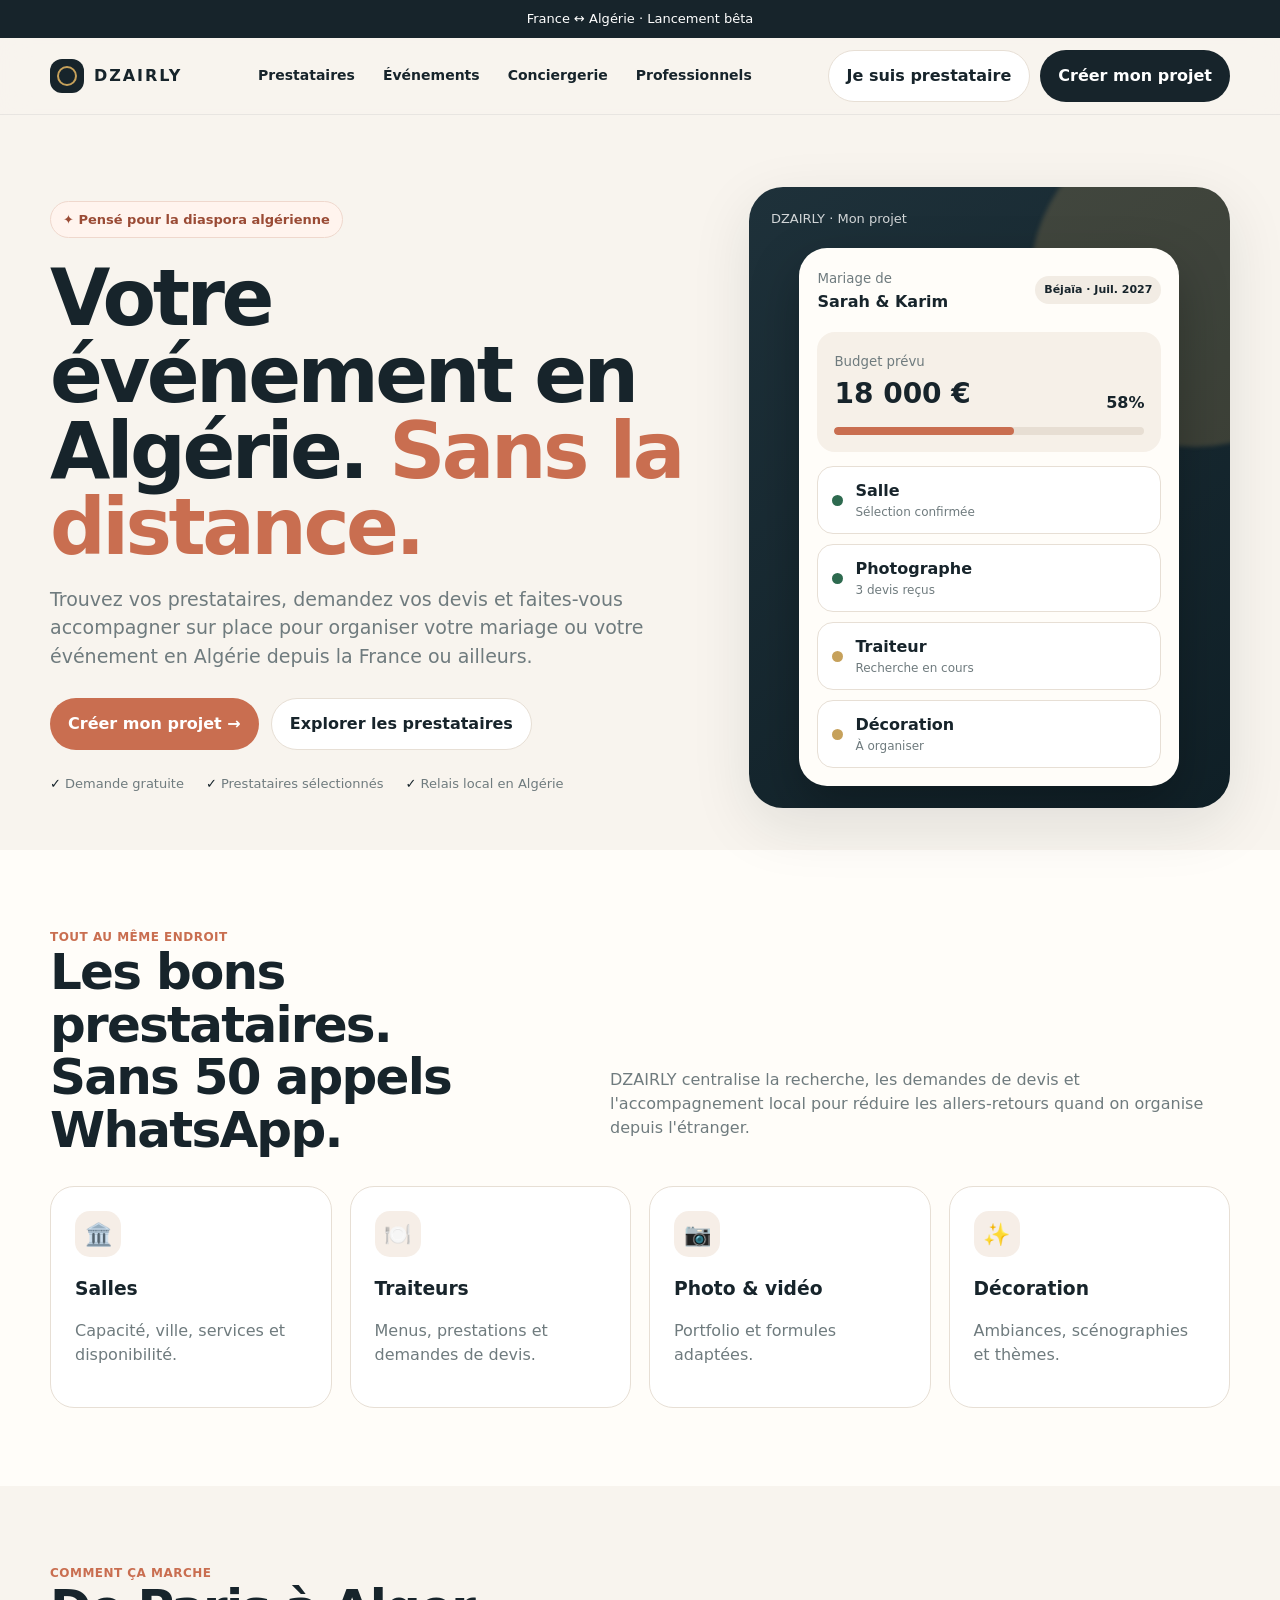
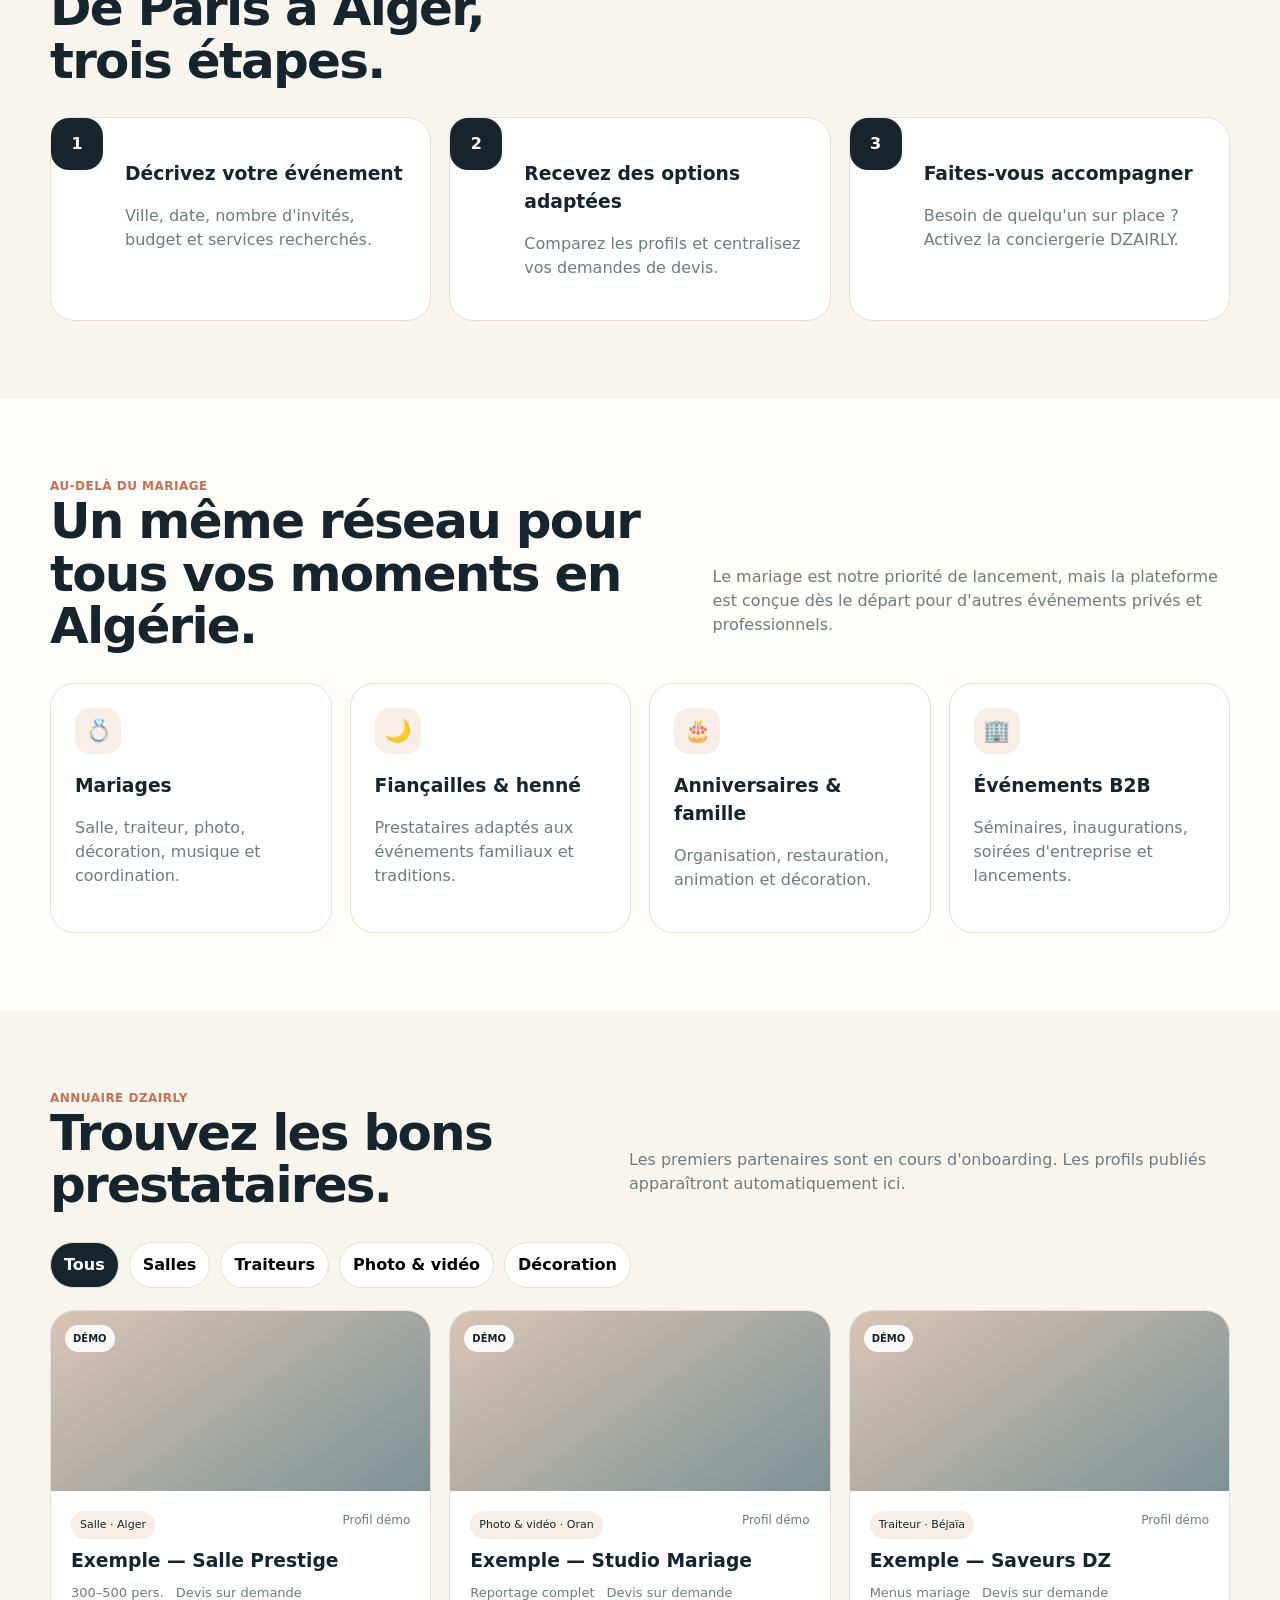
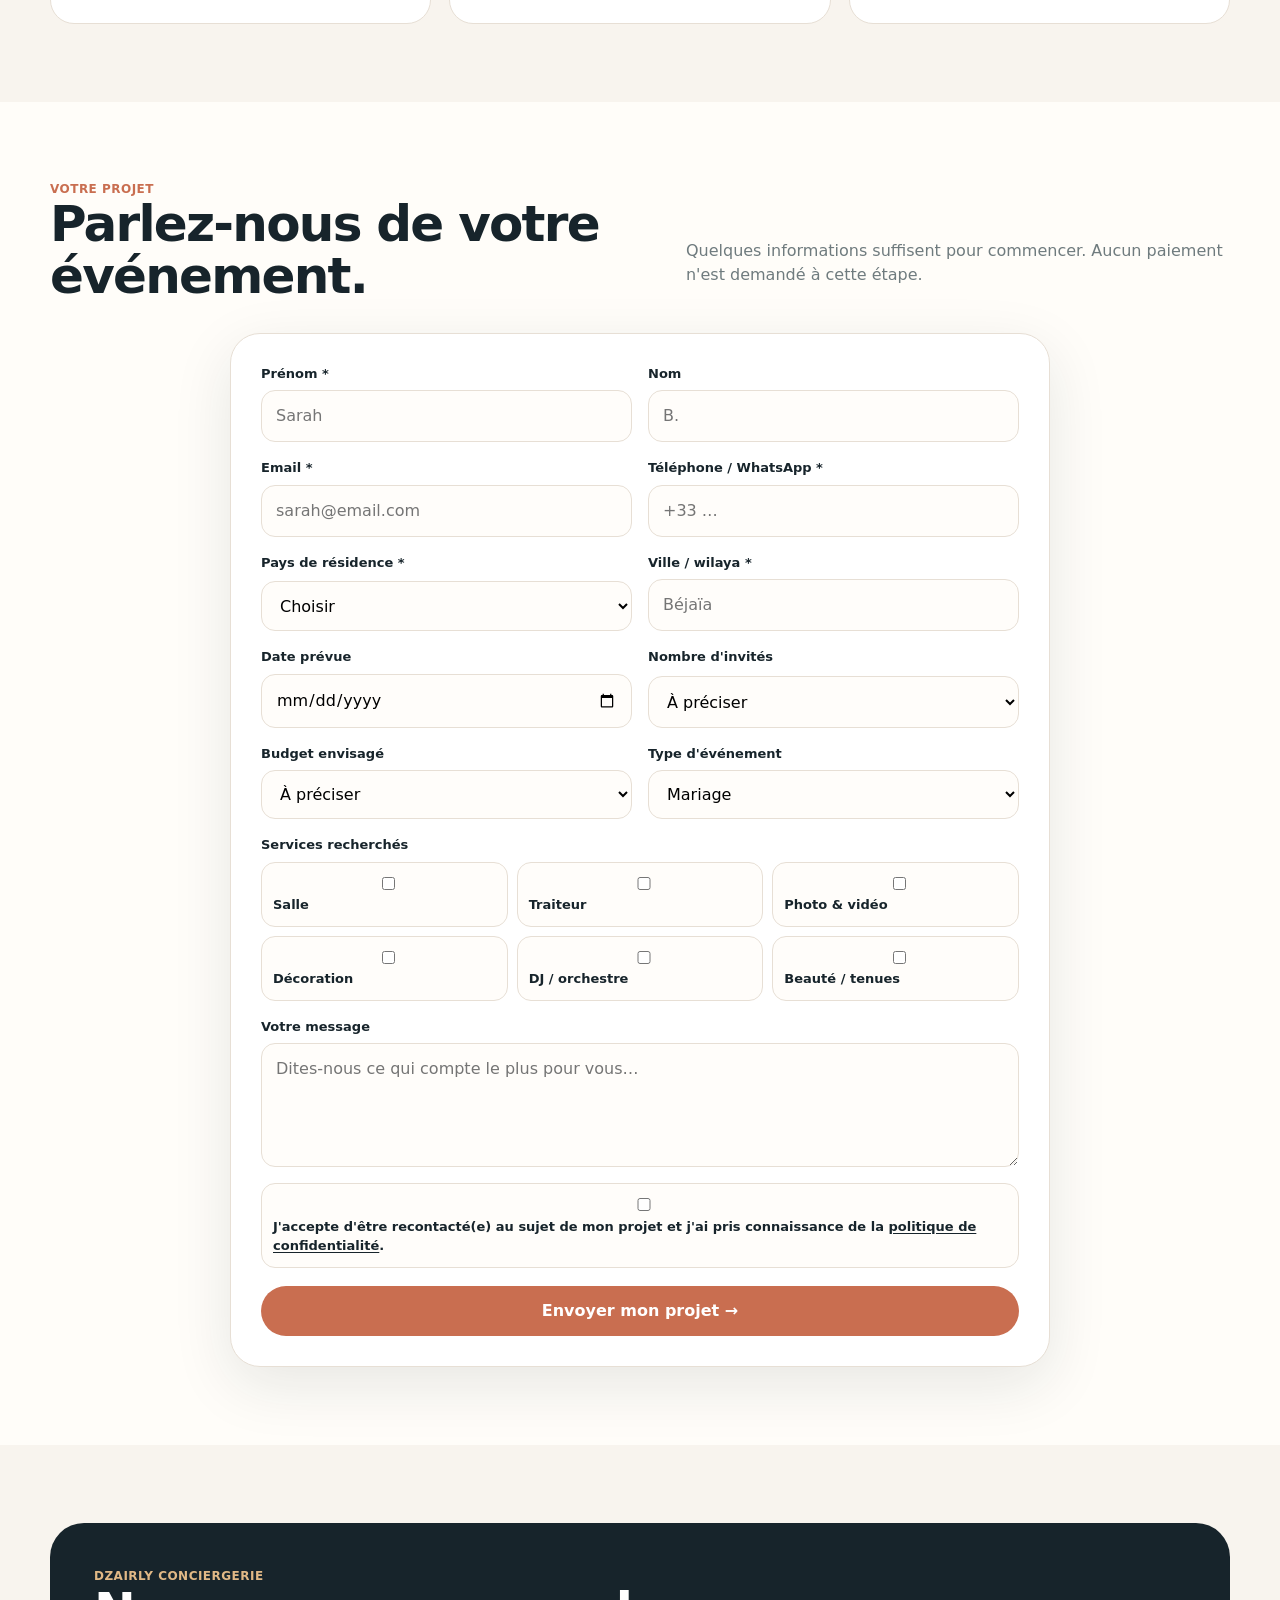
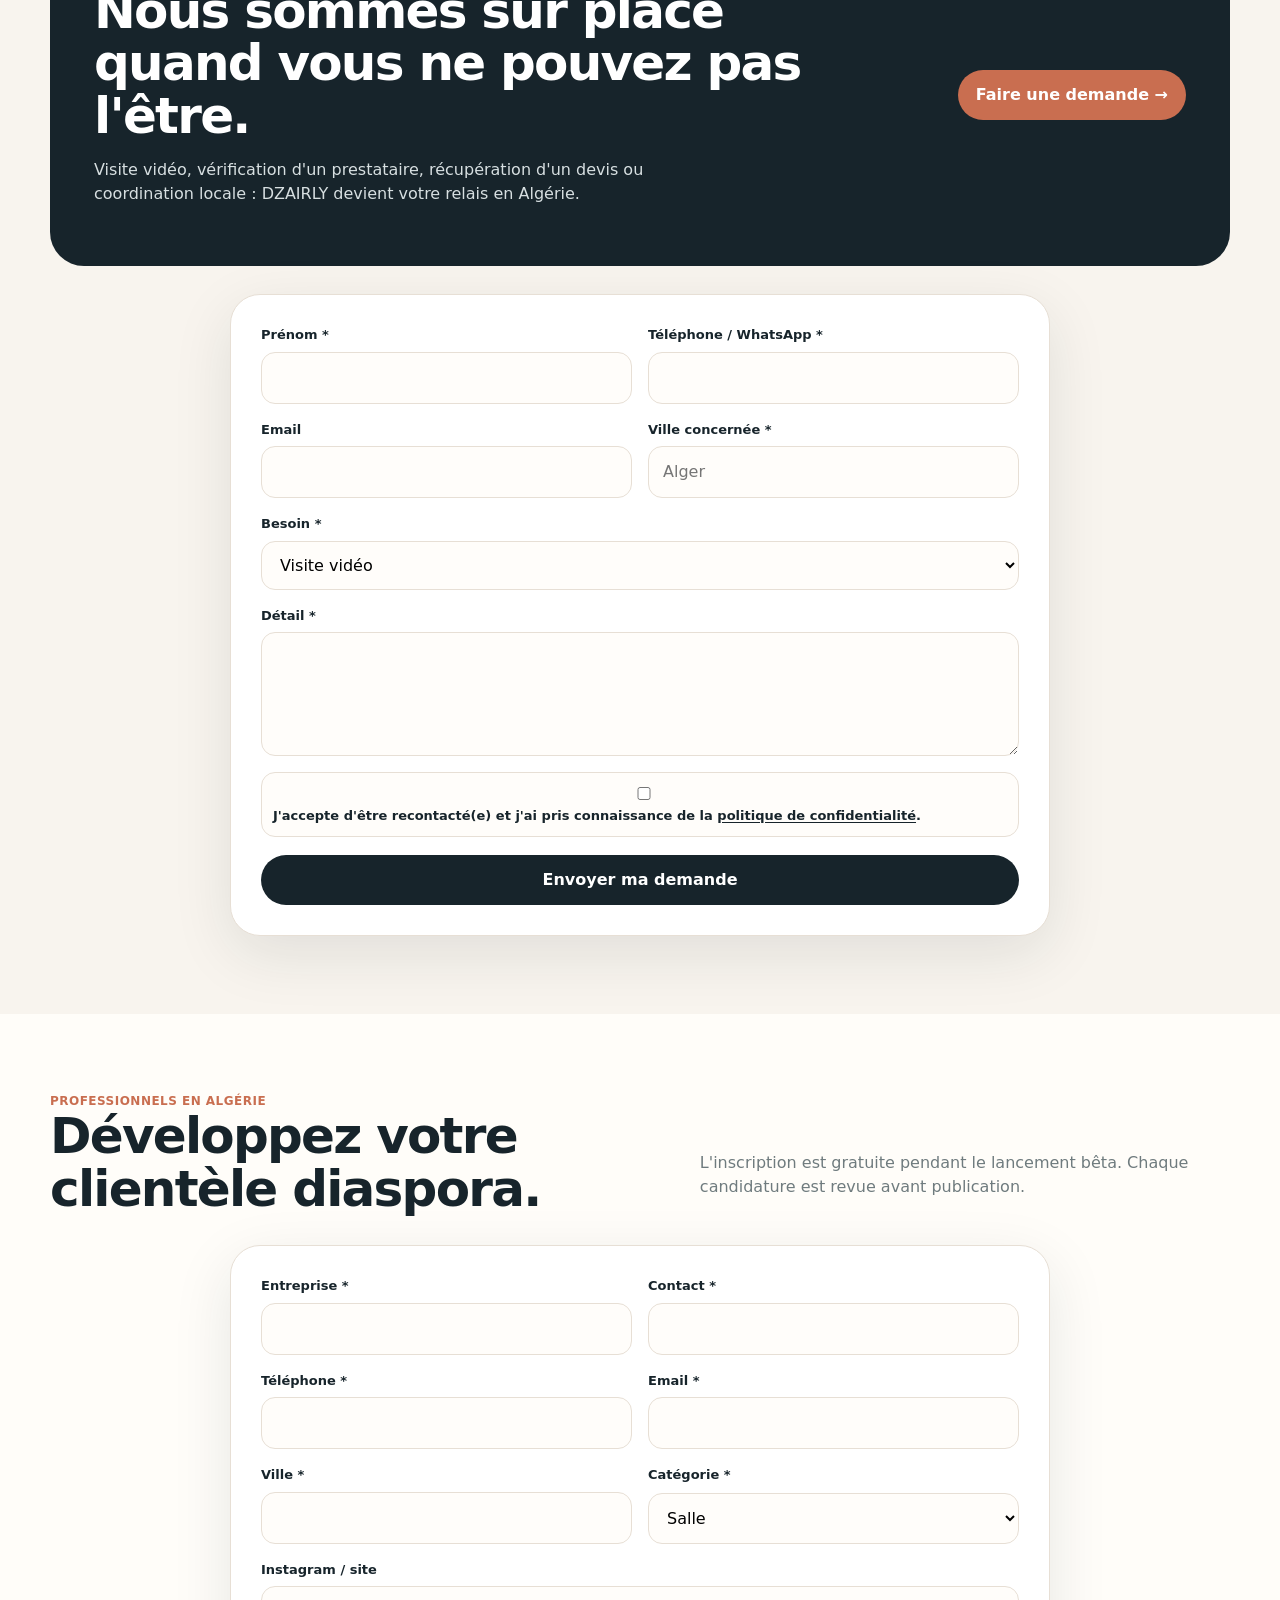
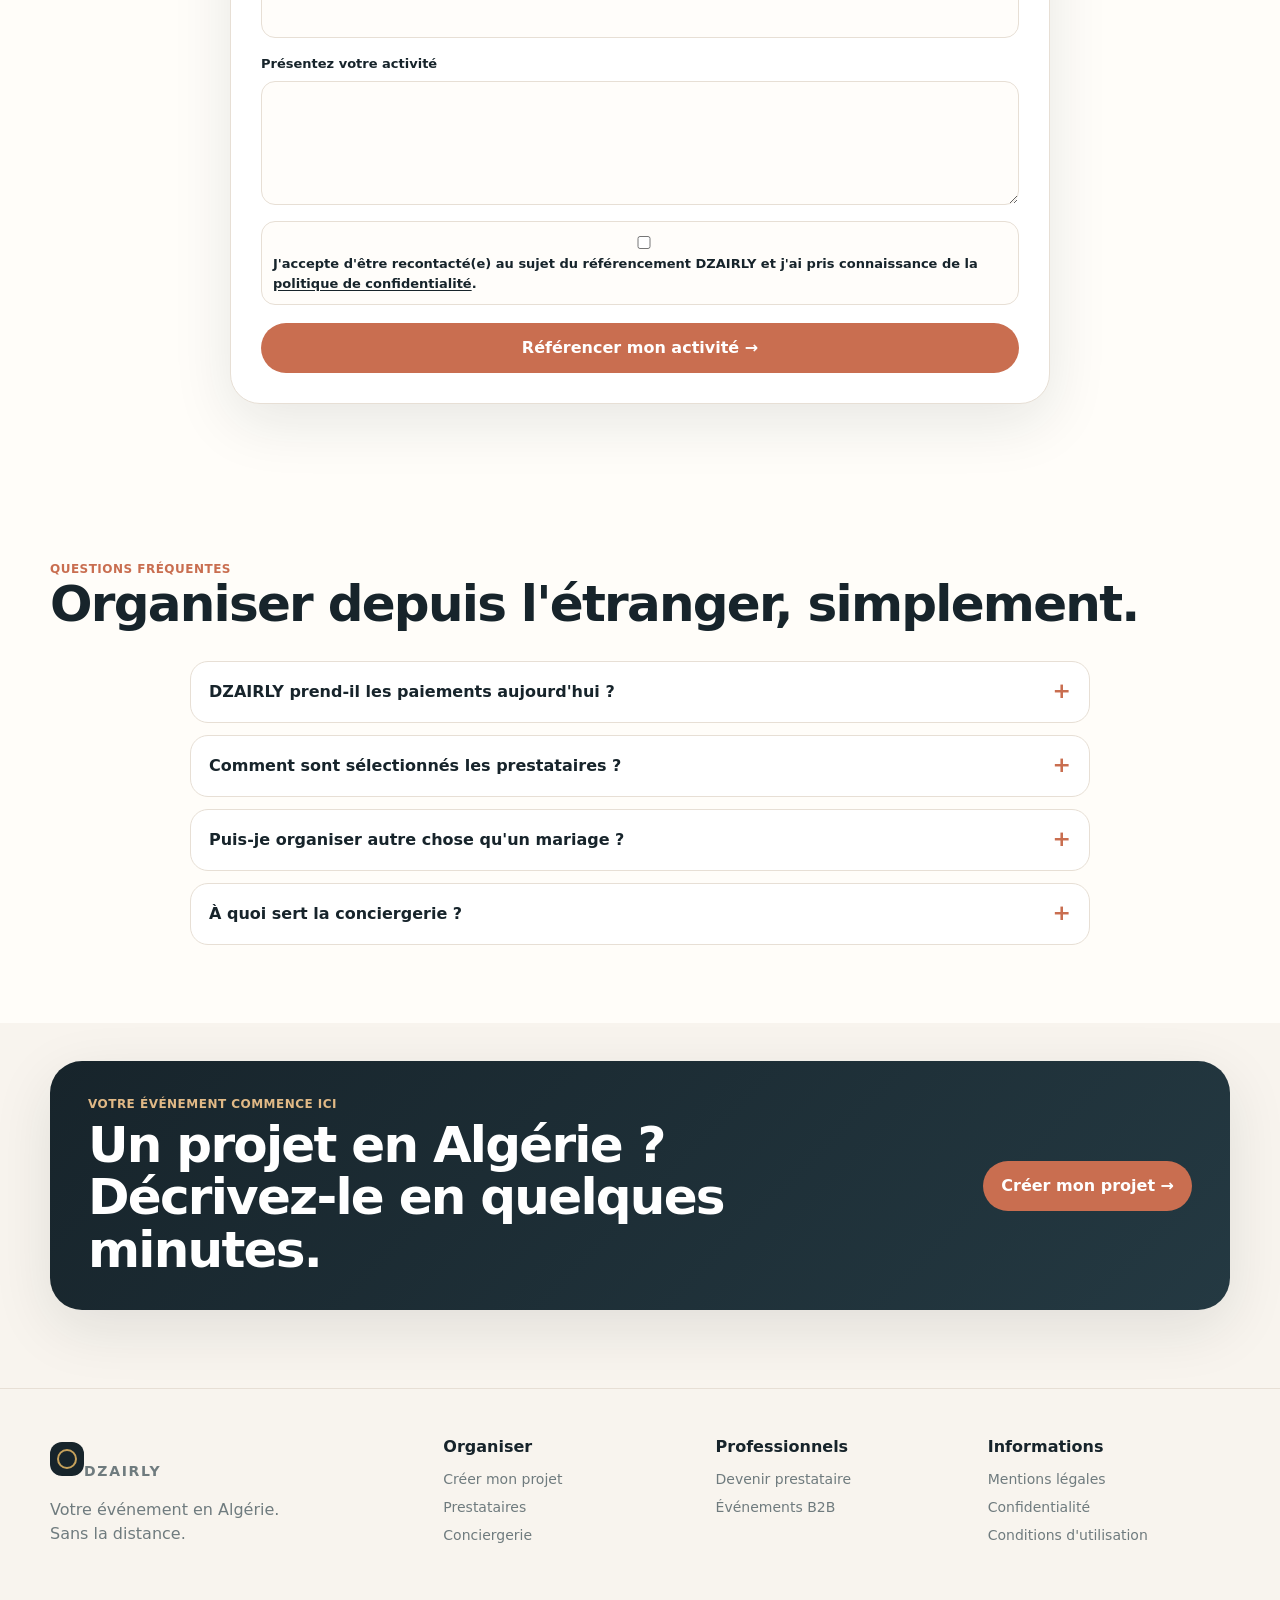
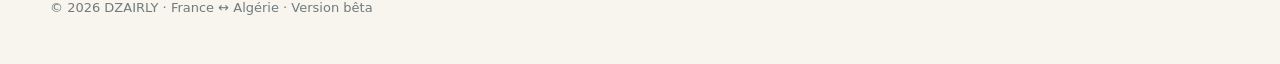
<file: index.html>
<!doctype html>
<html lang="fr">
<head>
  <meta charset="utf-8">
  <meta name="viewport" content="width=device-width,initial-scale=1,viewport-fit=cover">
  <title>DZAIRLY — Organisez votre mariage et vos événements en Algérie à distance</title>
  <meta name="description" content="DZAIRLY aide la diaspora à organiser mariages et événements en Algérie à distance : prestataires, devis, conciergerie locale et accompagnement sur place.">
  <meta name="theme-color" content="#17242b">
  <meta name="robots" content="index,follow,max-image-preview:large">
  <link rel="canonical" href="https://dzairly.vercel.app/">

  <meta property="og:type" content="website">
  <meta property="og:locale" content="fr_FR">
  <meta property="og:site_name" content="DZAIRLY">
  <meta property="og:title" content="DZAIRLY — Votre événement en Algérie. Sans la distance.">
  <meta property="og:description" content="Prestataires, devis et conciergerie locale pour organiser votre événement en Algérie depuis l'étranger.">
  <meta property="og:url" content="https://dzairly.vercel.app/">
  <meta name="twitter:card" content="summary">
  <meta name="twitter:title" content="DZAIRLY — Votre événement en Algérie. Sans la distance.">
  <meta name="twitter:description" content="Organisez votre mariage ou événement en Algérie depuis l'étranger.">

  <link rel="stylesheet" href="/styles.css">
  <link rel="icon" href="/favicon.svg" type="image/svg+xml">

  <script type="application/ld+json">
  {
    "@context": "https://schema.org",
    "@type": "Organization",
    "name": "DZAIRLY",
    "url": "https://dzairly.vercel.app/",
    "description": "Plateforme de mise en relation et de conciergerie pour organiser des événements en Algérie depuis l'étranger."
  }
  </script>
</head>
<body id="home">
  <div class="topbar">France ↔ Algérie · Lancement bêta</div>

  <nav class="nav" aria-label="Navigation principale">
    <div class="container nav-inner">
      <a class="brand" href="#home" aria-label="Accueil DZAIRLY"><span class="mark"></span>DZAIRLY</a>

      <div class="nav-links">
        <a href="#prestataires">Prestataires</a>
        <a href="#evenements">Événements</a>
        <a href="#conciergerie">Conciergerie</a>
        <a href="#pro">Professionnels</a>
      </div>

      <div class="nav-actions">
        <a class="btn btn-secondary track-cta" data-cta="nav_vendor" href="#pro">Je suis prestataire</a>
        <a class="btn btn-primary track-cta" data-cta="nav_project" href="#organiser">Créer mon projet</a>
      </div>
    </div>
  </nav>

  <main>
    <section class="hero">
      <div class="container hero-grid">
        <div>
          <div class="eyebrow">✦ Pensé pour la diaspora algérienne</div>
          <h1>Votre événement en Algérie. <span>Sans la distance.</span></h1>
          <p class="lead">Trouvez vos prestataires, demandez vos devis et faites-vous accompagner sur place pour organiser votre mariage ou votre événement en Algérie depuis la France ou ailleurs.</p>

          <div class="hero-cta">
            <a class="btn btn-terracotta track-cta" data-cta="hero_project" href="#organiser">Créer mon projet →</a>
            <a class="btn btn-secondary track-cta" data-cta="hero_vendors" href="#prestataires">Explorer les prestataires</a>
          </div>

          <div class="trust">
            <span><b>✓</b> Demande gratuite</span>
            <span><b>✓</b> Prestataires sélectionnés</span>
            <span><b>✓</b> Relais local en Algérie</span>
          </div>
        </div>

        <div class="hero-card" aria-label="Aperçu d'un projet DZAIRLY">
          <div style="font-size:13px;opacity:.8">DZAIRLY · Mon projet</div>
          <div class="phone">
            <div class="phone-head">
              <div><small class="muted">Mariage de</small><br><b>Sarah & Karim</b></div>
              <span class="mini-badge">Béjaïa · Juil. 2027</span>
            </div>

            <div class="budget">
              <div class="budget-row">
                <div><small class="muted">Budget prévu</small><div style="font-size:28px;font-weight:900">18 000 €</div></div>
                <b>58%</b>
              </div>
              <div class="progress"><span></span></div>
            </div>

            <div class="task-list">
              <div class="task"><span class="dot ok"></span><div><b>Salle</b><div class="small muted">Sélection confirmée</div></div></div>
              <div class="task"><span class="dot ok"></span><div><b>Photographe</b><div class="small muted">3 devis reçus</div></div></div>
              <div class="task"><span class="dot"></span><div><b>Traiteur</b><div class="small muted">Recherche en cours</div></div></div>
              <div class="task"><span class="dot"></span><div><b>Décoration</b><div class="small muted">À organiser</div></div></div>
            </div>
          </div>
        </div>
      </div>
    </section>

    <section class="section white">
      <div class="container">
        <div class="section-head">
          <div>
            <div class="kicker">Tout au même endroit</div>
            <h2>Les bons prestataires.<br>Sans 50 appels WhatsApp.</h2>
          </div>
          <p class="section-sub">DZAIRLY centralise la recherche, les demandes de devis et l'accompagnement local pour réduire les allers-retours quand on organise depuis l'étranger.</p>
        </div>

        <div class="grid grid-4">
          <a class="card icon-card track-cta" data-cta="category_venue" href="#prestataires"><div class="icon">🏛️</div><div><h3>Salles</h3><p class="muted">Capacité, ville, services et disponibilité.</p></div></a>
          <a class="card icon-card track-cta" data-cta="category_catering" href="#prestataires"><div class="icon">🍽️</div><div><h3>Traiteurs</h3><p class="muted">Menus, prestations et demandes de devis.</p></div></a>
          <a class="card icon-card track-cta" data-cta="category_photo" href="#prestataires"><div class="icon">📷</div><div><h3>Photo & vidéo</h3><p class="muted">Portfolio et formules adaptées.</p></div></a>
          <a class="card icon-card track-cta" data-cta="category_decor" href="#prestataires"><div class="icon">✨</div><div><h3>Décoration</h3><p class="muted">Ambiances, scénographies et thèmes.</p></div></a>
        </div>
      </div>
    </section>

    <section class="section">
      <div class="container">
        <div class="section-head">
          <div>
            <div class="kicker">Comment ça marche</div>
            <h2>De Paris à Alger,<br>trois étapes.</h2>
          </div>
        </div>

        <div class="grid grid-3 steps">
          <div class="card step"><h3>Décrivez votre événement</h3><p class="muted">Ville, date, nombre d'invités, budget et services recherchés.</p></div>
          <div class="card step"><h3>Recevez des options adaptées</h3><p class="muted">Comparez les profils et centralisez vos demandes de devis.</p></div>
          <div class="card step"><h3>Faites-vous accompagner</h3><p class="muted">Besoin de quelqu'un sur place ? Activez la conciergerie DZAIRLY.</p></div>
        </div>
      </div>
    </section>

    <section id="evenements" class="section white" style="scroll-margin-top:90px">
      <div class="container">
        <div class="section-head">
          <div>
            <div class="kicker">Au-delà du mariage</div>
            <h2>Un même réseau pour tous vos moments en Algérie.</h2>
          </div>
          <p class="section-sub">Le mariage est notre priorité de lancement, mais la plateforme est conçue dès le départ pour d'autres événements privés et professionnels.</p>
        </div>

        <div class="grid grid-4">
          <div class="card compact-card"><div class="icon">💍</div><h3>Mariages</h3><p class="muted">Salle, traiteur, photo, décoration, musique et coordination.</p></div>
          <div class="card compact-card"><div class="icon">🌙</div><h3>Fiançailles & henné</h3><p class="muted">Prestataires adaptés aux événements familiaux et traditions.</p></div>
          <div class="card compact-card"><div class="icon">🎂</div><h3>Anniversaires & famille</h3><p class="muted">Organisation, restauration, animation et décoration.</p></div>
          <div class="card compact-card"><div class="icon">🏢</div><h3>Événements B2B</h3><p class="muted">Séminaires, inaugurations, soirées d'entreprise et lancements.</p></div>
        </div>
      </div>
    </section>

    <section id="prestataires" class="section" style="scroll-margin-top:90px">
      <div class="container">
        <div class="section-head">
          <div>
            <div class="kicker">Annuaire DZAIRLY</div>
            <h2>Trouvez les bons prestataires.</h2>
          </div>
          <p class="section-sub">Les premiers partenaires sont en cours d'onboarding. Les profils publiés apparaîtront automatiquement ici.</p>
        </div>

        <div class="filters" aria-label="Filtres prestataires">
          <button class="pill active" data-filter="all">Tous</button>
          <button class="pill" data-filter="salle">Salles</button>
          <button class="pill" data-filter="traiteur">Traiteurs</button>
          <button class="pill" data-filter="photo">Photo & vidéo</button>
          <button class="pill" data-filter="deco">Décoration</button>
        </div>

        <div class="vendor-grid">
          <article class="vendor-card" data-category="salle"><div class="vendor-visual"></div><div class="vendor-body"><div class="vendor-top"><span class="tag">Salle · Alger</span><span class="small muted">Profil démo</span></div><h3>Exemple — Salle Prestige</h3><div class="vendor-meta"><span>300–500 pers.</span><span>Devis sur demande</span></div></div></article>
          <article class="vendor-card" data-category="photo"><div class="vendor-visual"></div><div class="vendor-body"><div class="vendor-top"><span class="tag">Photo & vidéo · Oran</span><span class="small muted">Profil démo</span></div><h3>Exemple — Studio Mariage</h3><div class="vendor-meta"><span>Reportage complet</span><span>Devis sur demande</span></div></div></article>
          <article class="vendor-card" data-category="traiteur"><div class="vendor-visual"></div><div class="vendor-body"><div class="vendor-top"><span class="tag">Traiteur · Béjaïa</span><span class="small muted">Profil démo</span></div><h3>Exemple — Saveurs DZ</h3><div class="vendor-meta"><span>Menus mariage</span><span>Devis sur demande</span></div></div></article>
        </div>
      </div>
    </section>

    <section id="organiser" class="section white" style="scroll-margin-top:90px">
      <div class="container">
        <div class="section-head">
          <div>
            <div class="kicker">Votre projet</div>
            <h2>Parlez-nous de votre événement.</h2>
          </div>
          <p class="section-sub">Quelques informations suffisent pour commencer. Aucun paiement n'est demandé à cette étape.</p>
        </div>

        <form id="eventForm" class="form-shell">
          <div class="form-grid">
            <div class="field"><label>Prénom *</label><input name="first_name" required autocomplete="given-name" placeholder="Sarah"></div>
            <div class="field"><label>Nom</label><input name="last_name" autocomplete="family-name" placeholder="B."></div>
            <div class="field"><label>Email *</label><input type="email" name="email" required autocomplete="email" placeholder="sarah@email.com"></div>
            <div class="field"><label>Téléphone / WhatsApp *</label><input name="phone" required autocomplete="tel" placeholder="+33 …"></div>

            <div class="field"><label>Pays de résidence *</label><select name="residence_country" required><option value="">Choisir</option><option>France</option><option>Belgique</option><option>Suisse</option><option>Canada</option><option>Royaume-Uni</option><option>Algérie</option><option>Autre</option></select></div>
            <div class="field"><label>Ville / wilaya *</label><input name="event_city" required placeholder="Béjaïa"></div>

            <div class="field"><label>Date prévue</label><input type="date" name="event_date"></div>
            <div class="field"><label>Nombre d'invités</label><select name="guest_count"><option value="">À préciser</option><option>Moins de 100</option><option>100–200</option><option>200–300</option><option>300–500</option><option>500+</option></select></div>

            <div class="field"><label>Budget envisagé</label><select name="budget_range"><option value="">À préciser</option><option>Moins de 5 000 €</option><option>5 000–10 000 €</option><option>10 000–20 000 €</option><option>20 000–35 000 €</option><option>35 000 € et +</option></select></div>
            <div class="field"><label>Type d'événement</label><select name="event_type"><option>Mariage</option><option>Fiançailles</option><option>Henné</option><option>Anniversaire</option><option>Événement familial</option><option>Événement professionnel</option></select></div>

            <div class="field full">
              <label>Services recherchés</label>
              <div class="check-grid">
                <label class="check"><input type="checkbox" name="services" value="Salle"> Salle</label>
                <label class="check"><input type="checkbox" name="services" value="Traiteur"> Traiteur</label>
                <label class="check"><input type="checkbox" name="services" value="PhotoVideo"> Photo & vidéo</label>
                <label class="check"><input type="checkbox" name="services" value="Decoration"> Décoration</label>
                <label class="check"><input type="checkbox" name="services" value="DJ"> DJ / orchestre</label>
                <label class="check"><input type="checkbox" name="services" value="Beaute"> Beauté / tenues</label>
              </div>
            </div>

            <div class="field full"><label>Votre message</label><textarea name="message" rows="4" placeholder="Dites-nous ce qui compte le plus pour vous…"></textarea></div>

            <div class="field full">
              <label class="check"><input type="checkbox" name="consent" value="true" required> J'accepte d'être recontacté(e) au sujet de mon projet et j'ai pris connaissance de la <a href="/confidentialite.html">politique de confidentialité</a>.</label>
            </div>
          </div>

          <button class="btn btn-terracotta" type="submit" style="width:100%;margin-top:18px">Envoyer mon projet →</button>
          <div class="success" role="status" aria-live="polite"></div>
        </form>
      </div>
    </section>

    <section id="conciergerie" class="section" style="scroll-margin-top:90px">
      <div class="container">
        <div class="banner">
          <div>
            <div class="kicker" style="color:#e1b986">DZAIRLY Conciergerie</div>
            <h2>Nous sommes sur place<br>quand vous ne pouvez pas l'être.</h2>
            <p>Visite vidéo, vérification d'un prestataire, récupération d'un devis ou coordination locale : DZAIRLY devient votre relais en Algérie.</p>
          </div>
          <a class="btn btn-terracotta track-cta" data-cta="concierge_banner" href="#conciergeForm">Faire une demande →</a>
        </div>

        <div style="height:28px"></div>

        <form id="conciergeForm" class="form-shell">
          <div class="form-grid">
            <div class="field"><label>Prénom *</label><input name="first_name" required autocomplete="given-name"></div>
            <div class="field"><label>Téléphone / WhatsApp *</label><input name="phone" required autocomplete="tel"></div>
            <div class="field"><label>Email</label><input type="email" name="email" autocomplete="email"></div>
            <div class="field"><label>Ville concernée *</label><input name="city" required placeholder="Alger"></div>
            <div class="field full"><label>Besoin *</label><select name="request_type" required><option>Visite vidéo</option><option>Vérification d'un prestataire</option><option>Récupération d'un devis</option><option>Coordination locale</option><option>Autre</option></select></div>
            <div class="field full"><label>Détail *</label><textarea name="message" rows="4" required></textarea></div>
            <div class="field full"><label class="check"><input type="checkbox" name="consent" value="true" required> J'accepte d'être recontacté(e) et j'ai pris connaissance de la <a href="/confidentialite.html">politique de confidentialité</a>.</label></div>
          </div>

          <button class="btn btn-primary" type="submit" style="width:100%;margin-top:18px">Envoyer ma demande</button>
          <div class="success" role="status" aria-live="polite"></div>
        </form>
      </div>
    </section>

    <section id="pro" class="section white" style="scroll-margin-top:90px">
      <div class="container">
        <div class="section-head">
          <div>
            <div class="kicker">Professionnels en Algérie</div>
            <h2>Développez votre clientèle diaspora.</h2>
          </div>
          <p class="section-sub">L'inscription est gratuite pendant le lancement bêta. Chaque candidature est revue avant publication.</p>
        </div>

        <form id="vendorForm" class="form-shell">
          <div class="form-grid">
            <div class="field"><label>Entreprise *</label><input name="business_name" required autocomplete="organization"></div>
            <div class="field"><label>Contact *</label><input name="contact_name" required autocomplete="name"></div>
            <div class="field"><label>Téléphone *</label><input name="phone" required autocomplete="tel"></div>
            <div class="field"><label>Email *</label><input type="email" name="email" required autocomplete="email"></div>
            <div class="field"><label>Ville *</label><input name="city" required></div>
            <div class="field"><label>Catégorie *</label><select name="category" required><option>Salle</option><option>Traiteur</option><option>Photo & vidéo</option><option>Décoration</option><option>DJ / orchestre</option><option>Beauté / tenues</option><option>Transport</option><option>Hébergement</option><option>Autre</option></select></div>
            <div class="field full"><label>Instagram / site</label><input name="website" inputmode="url"></div>
            <div class="field full"><label>Présentez votre activité</label><textarea name="description" rows="4"></textarea></div>
            <div class="field full"><label class="check"><input type="checkbox" name="consent" value="true" required> J'accepte d'être recontacté(e) au sujet du référencement DZAIRLY et j'ai pris connaissance de la <a href="/confidentialite.html">politique de confidentialité</a>.</label></div>
          </div>

          <button class="btn btn-terracotta" type="submit" style="width:100%;margin-top:18px">Référencer mon activité →</button>
          <div class="success" role="status" aria-live="polite"></div>
        </form>
      </div>
    </section>

    <section class="section faq-section">
      <div class="container">
        <div class="section-head">
          <div>
            <div class="kicker">Questions fréquentes</div>
            <h2>Organiser depuis l'étranger, simplement.</h2>
          </div>
        </div>

        <div class="faq-list">
          <details>
            <summary>DZAIRLY prend-il les paiements aujourd'hui ?</summary>
            <p>Non. Pendant la bêta, DZAIRLY facilite la mise en relation, les demandes de devis et l'accompagnement. Aucun paiement n'est encaissé par la plateforme.</p>
          </details>
          <details>
            <summary>Comment sont sélectionnés les prestataires ?</summary>
            <p>Les candidatures sont revues avant publication. Le badge « Vérifié » n'est affiché que lorsqu'une vérification complémentaire a été effectuée.</p>
          </details>
          <details>
            <summary>Puis-je organiser autre chose qu'un mariage ?</summary>
            <p>Oui. Le formulaire permet déjà les fiançailles, hennés, anniversaires, événements familiaux et événements professionnels.</p>
          </details>
          <details>
            <summary>À quoi sert la conciergerie ?</summary>
            <p>Elle est destinée aux besoins qui nécessitent une présence locale : visite vidéo, vérification, récupération d'un devis ou coordination sur place.</p>
          </details>
        </div>
      </div>
    </section>

    <section class="section launch-cta">
      <div class="container">
        <div class="launch-card">
          <div>
            <div class="kicker">Votre événement commence ici</div>
            <h2>Un projet en Algérie ? Décrivez-le en quelques minutes.</h2>
          </div>
          <a class="btn btn-terracotta track-cta" data-cta="bottom_project" href="#organiser">Créer mon projet →</a>
        </div>
      </div>
    </section>
  </main>

  <div class="mobile-cta">
    <a class="btn btn-terracotta track-cta" data-cta="mobile_project" href="#organiser">Créer mon projet</a>
  </div>

  <footer class="footer">
    <div class="container">
      <div class="footer-grid">
        <div>
          <a class="brand" href="#home"><span class="mark"></span>DZAIRLY</a>
          <p class="muted">Votre événement en Algérie.<br>Sans la distance.</p>
        </div>

        <div>
          <h4>Organiser</h4>
          <a href="#organiser">Créer mon projet</a>
          <a href="#prestataires">Prestataires</a>
          <a href="#conciergerie">Conciergerie</a>
        </div>

        <div>
          <h4>Professionnels</h4>
          <a href="#pro">Devenir prestataire</a>
          <a href="#evenements">Événements B2B</a>
        </div>

        <div>
          <h4>Informations</h4>
          <a href="/mentions-legales.html">Mentions légales</a>
          <a href="/confidentialite.html">Confidentialité</a>
          <a href="/cgu.html">Conditions d'utilisation</a>
        </div>
      </div>

      <div class="copyright">© 2026 DZAIRLY · France ↔ Algérie · Version bêta</div>
    </div>
  </footer>

  <script src="/config.js"></script>
  <script src="/app.js"></script>
</body>
</html>
</file>
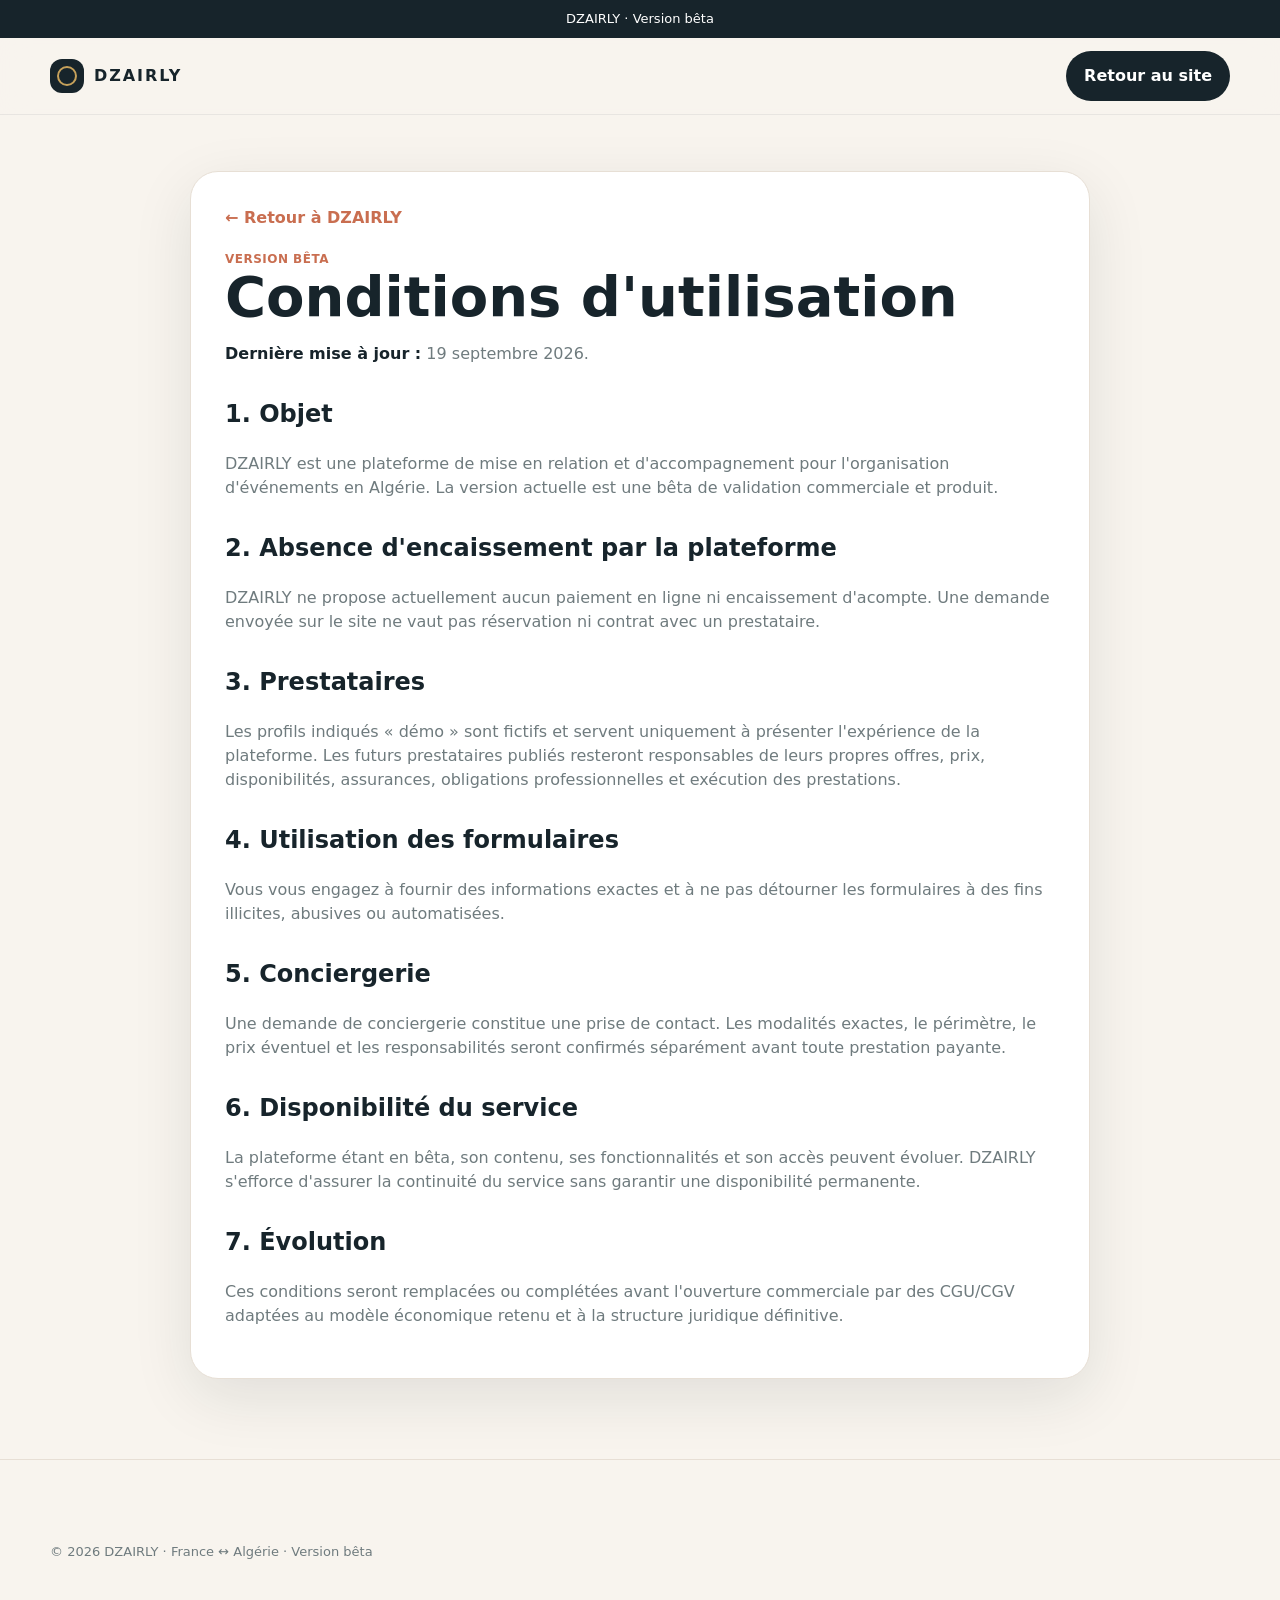
<file: cgu.html>
<!doctype html>
<html lang="fr">
<head>
  <meta charset="utf-8">
  <meta name="viewport" content="width=device-width,initial-scale=1,viewport-fit=cover">
  <title>Conditions d'utilisation — DZAIRLY</title>
  <meta name="description" content="Conditions d'utilisation provisoires de la plateforme DZAIRLY.">
  <meta name="robots" content="index,follow">
  <meta name="theme-color" content="#17242b">
  <link rel="stylesheet" href="/styles.css">
  <link rel="icon" href="/favicon.svg" type="image/svg+xml">
</head>
<body>
  <div class="topbar">DZAIRLY · Version bêta</div>
  <nav class="nav"><div class="container nav-inner"><a class="brand" href="/"><span class="mark"></span>DZAIRLY</a><div class="nav-actions"><a class="btn btn-primary" href="/">Retour au site</a></div></div></nav>
<main class="legal-page"><div class="container"><article class="legal-shell">
  <a class="legal-back" href="/">← Retour à DZAIRLY</a>
  <div class="kicker">Version bêta</div>
  <h1>Conditions d'utilisation</h1>
  <p><strong>Dernière mise à jour :</strong> 19 septembre 2026.</p>

  <h2>1. Objet</h2>
  <p>DZAIRLY est une plateforme de mise en relation et d'accompagnement pour l'organisation d'événements en Algérie. La version actuelle est une bêta de validation commerciale et produit.</p>

  <h2>2. Absence d'encaissement par la plateforme</h2>
  <p>DZAIRLY ne propose actuellement aucun paiement en ligne ni encaissement d'acompte. Une demande envoyée sur le site ne vaut pas réservation ni contrat avec un prestataire.</p>

  <h2>3. Prestataires</h2>
  <p>Les profils indiqués « démo » sont fictifs et servent uniquement à présenter l'expérience de la plateforme. Les futurs prestataires publiés resteront responsables de leurs propres offres, prix, disponibilités, assurances, obligations professionnelles et exécution des prestations.</p>

  <h2>4. Utilisation des formulaires</h2>
  <p>Vous vous engagez à fournir des informations exactes et à ne pas détourner les formulaires à des fins illicites, abusives ou automatisées.</p>

  <h2>5. Conciergerie</h2>
  <p>Une demande de conciergerie constitue une prise de contact. Les modalités exactes, le périmètre, le prix éventuel et les responsabilités seront confirmés séparément avant toute prestation payante.</p>

  <h2>6. Disponibilité du service</h2>
  <p>La plateforme étant en bêta, son contenu, ses fonctionnalités et son accès peuvent évoluer. DZAIRLY s'efforce d'assurer la continuité du service sans garantir une disponibilité permanente.</p>

  <h2>7. Évolution</h2>
  <p>Ces conditions seront remplacées ou complétées avant l'ouverture commerciale par des CGU/CGV adaptées au modèle économique retenu et à la structure juridique définitive.</p>
</article></div></main><footer class="footer"><div class="container"><div class="copyright">© 2026 DZAIRLY · France ↔ Algérie · Version bêta</div></div></footer></body></html>
</file>
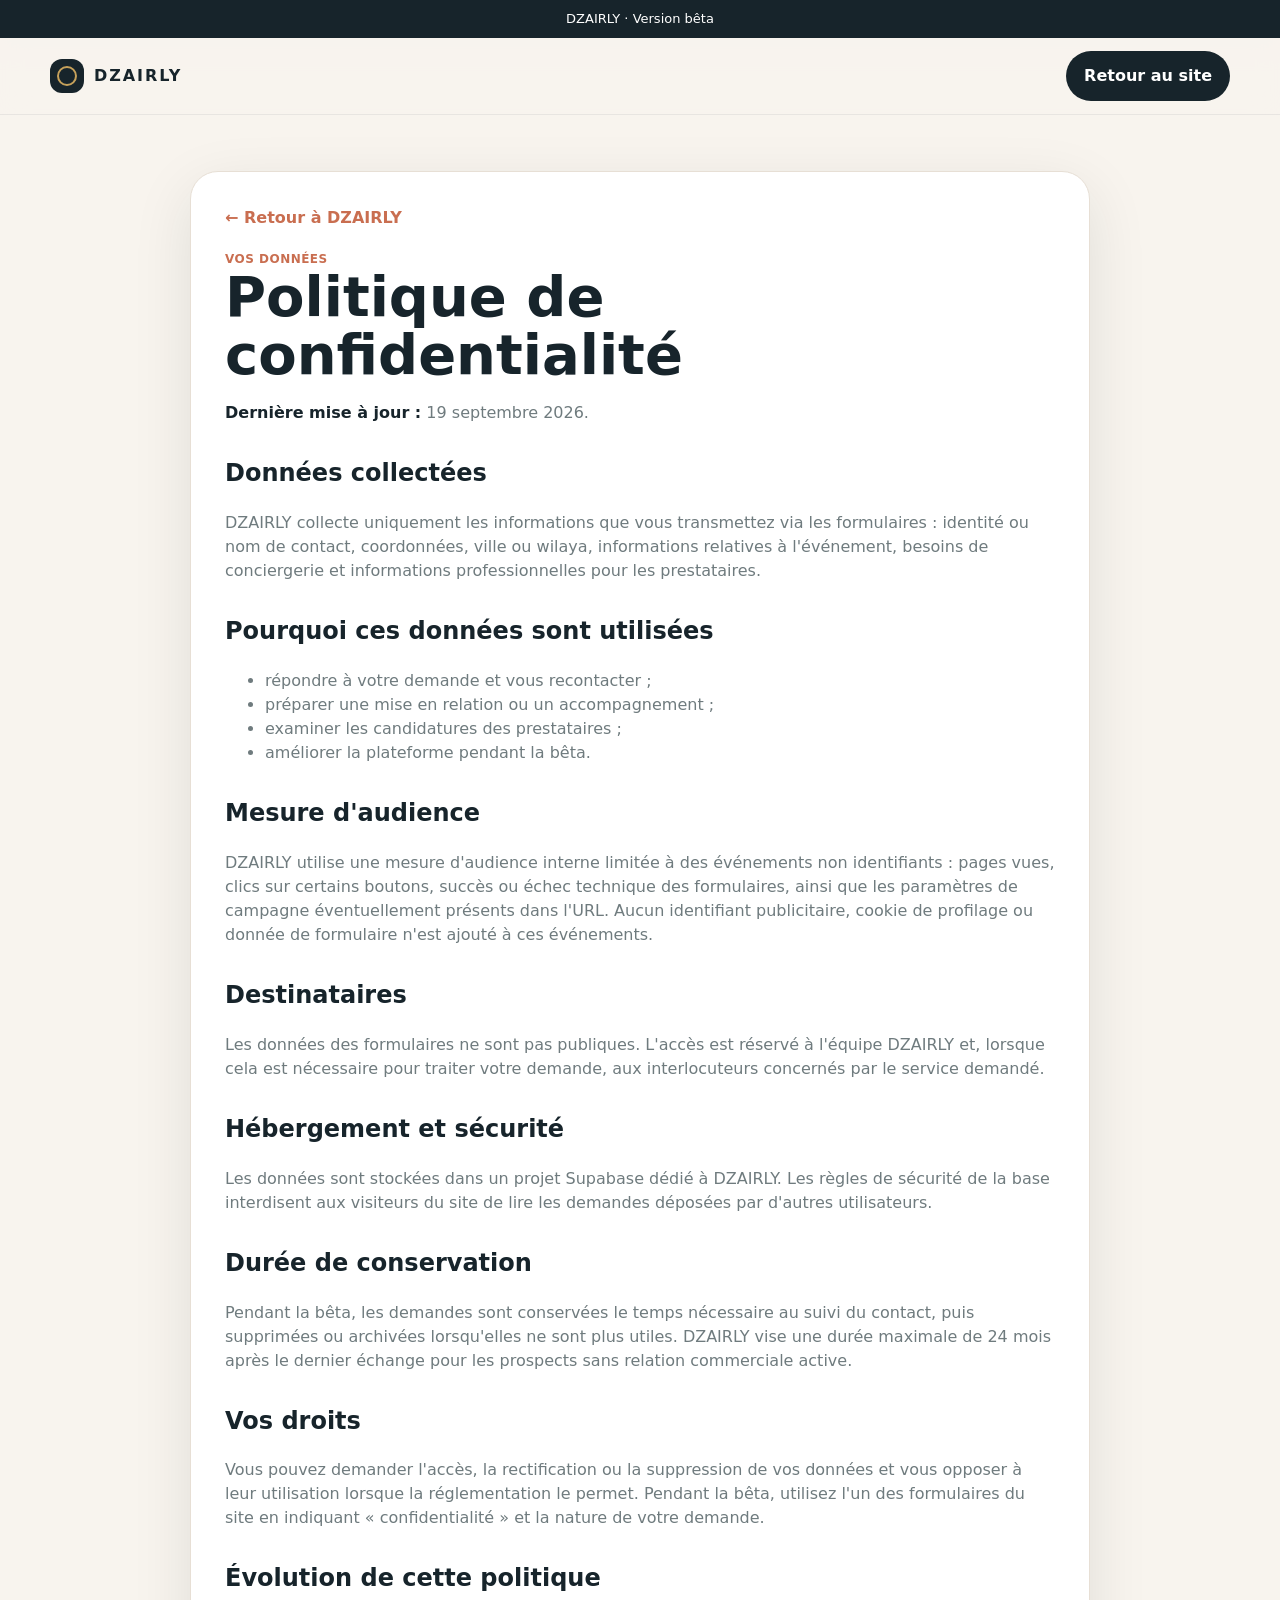
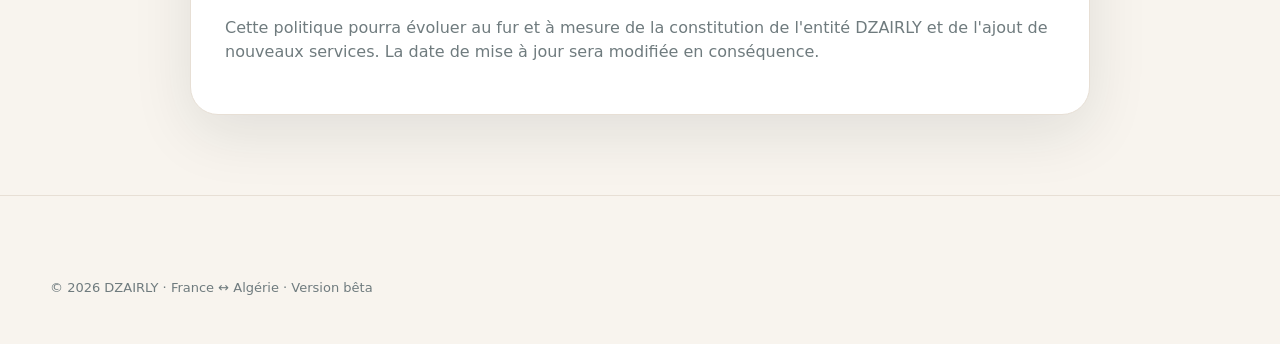
<file: confidentialite.html>
<!doctype html>
<html lang="fr">
<head>
  <meta charset="utf-8">
  <meta name="viewport" content="width=device-width,initial-scale=1,viewport-fit=cover">
  <title>Politique de confidentialité — DZAIRLY</title>
  <meta name="description" content="Politique de confidentialité de la plateforme DZAIRLY.">
  <meta name="robots" content="index,follow">
  <meta name="theme-color" content="#17242b">
  <link rel="stylesheet" href="/styles.css">
  <link rel="icon" href="/favicon.svg" type="image/svg+xml">
</head>
<body>
  <div class="topbar">DZAIRLY · Version bêta</div>
  <nav class="nav"><div class="container nav-inner"><a class="brand" href="/"><span class="mark"></span>DZAIRLY</a><div class="nav-actions"><a class="btn btn-primary" href="/">Retour au site</a></div></div></nav>
<main class="legal-page"><div class="container"><article class="legal-shell">
  <a class="legal-back" href="/">← Retour à DZAIRLY</a>
  <div class="kicker">Vos données</div>
  <h1>Politique de confidentialité</h1>
  <p><strong>Dernière mise à jour :</strong> 19 septembre 2026.</p>

  <h2>Données collectées</h2>
  <p>DZAIRLY collecte uniquement les informations que vous transmettez via les formulaires : identité ou nom de contact, coordonnées, ville ou wilaya, informations relatives à l'événement, besoins de conciergerie et informations professionnelles pour les prestataires.</p>

  <h2>Pourquoi ces données sont utilisées</h2>
  <ul>
    <li>répondre à votre demande et vous recontacter ;</li>
    <li>préparer une mise en relation ou un accompagnement ;</li>
    <li>examiner les candidatures des prestataires ;</li>
    <li>améliorer la plateforme pendant la bêta.</li>
  </ul>

  <h2>Mesure d'audience</h2>
  <p>DZAIRLY utilise une mesure d'audience interne limitée à des événements non identifiants : pages vues, clics sur certains boutons, succès ou échec technique des formulaires, ainsi que les paramètres de campagne éventuellement présents dans l'URL. Aucun identifiant publicitaire, cookie de profilage ou donnée de formulaire n'est ajouté à ces événements.</p>

  <h2>Destinataires</h2>
  <p>Les données des formulaires ne sont pas publiques. L'accès est réservé à l'équipe DZAIRLY et, lorsque cela est nécessaire pour traiter votre demande, aux interlocuteurs concernés par le service demandé.</p>

  <h2>Hébergement et sécurité</h2>
  <p>Les données sont stockées dans un projet Supabase dédié à DZAIRLY. Les règles de sécurité de la base interdisent aux visiteurs du site de lire les demandes déposées par d'autres utilisateurs.</p>

  <h2>Durée de conservation</h2>
  <p>Pendant la bêta, les demandes sont conservées le temps nécessaire au suivi du contact, puis supprimées ou archivées lorsqu'elles ne sont plus utiles. DZAIRLY vise une durée maximale de 24 mois après le dernier échange pour les prospects sans relation commerciale active.</p>

  <h2>Vos droits</h2>
  <p>Vous pouvez demander l'accès, la rectification ou la suppression de vos données et vous opposer à leur utilisation lorsque la réglementation le permet. Pendant la bêta, utilisez l'un des formulaires du site en indiquant « confidentialité » et la nature de votre demande.</p>

  <h2>Évolution de cette politique</h2>
  <p>Cette politique pourra évoluer au fur et à mesure de la constitution de l'entité DZAIRLY et de l'ajout de nouveaux services. La date de mise à jour sera modifiée en conséquence.</p>
</article></div></main><footer class="footer"><div class="container"><div class="copyright">© 2026 DZAIRLY · France ↔ Algérie · Version bêta</div></div></footer></body></html>
</file>
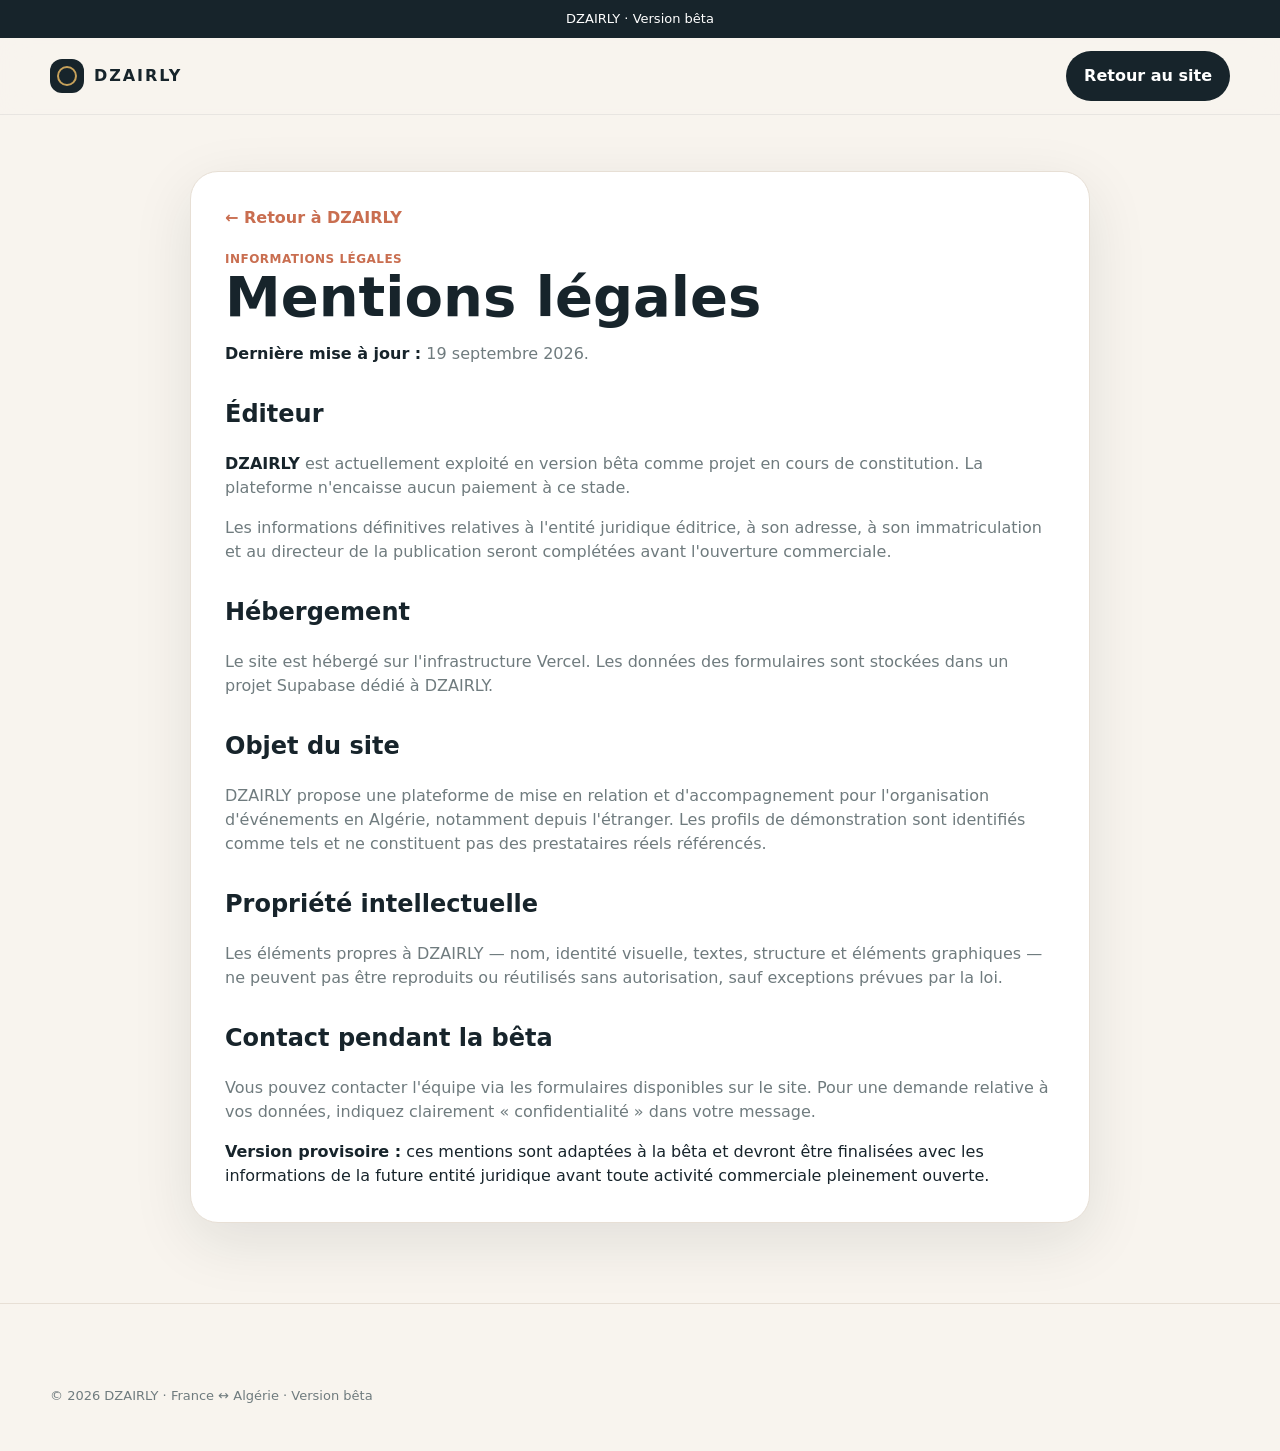
<file: mentions-legales.html>
<!doctype html>
<html lang="fr">
<head>
  <meta charset="utf-8">
  <meta name="viewport" content="width=device-width,initial-scale=1,viewport-fit=cover">
  <title>Mentions légales — DZAIRLY</title>
  <meta name="description" content="Mentions légales provisoires du site DZAIRLY.">
  <meta name="robots" content="index,follow">
  <meta name="theme-color" content="#17242b">
  <link rel="stylesheet" href="/styles.css">
  <link rel="icon" href="/favicon.svg" type="image/svg+xml">
</head>
<body>
  <div class="topbar">DZAIRLY · Version bêta</div>
  <nav class="nav"><div class="container nav-inner"><a class="brand" href="/"><span class="mark"></span>DZAIRLY</a><div class="nav-actions"><a class="btn btn-primary" href="/">Retour au site</a></div></div></nav>
<main class="legal-page"><div class="container"><article class="legal-shell">
  <a class="legal-back" href="/">← Retour à DZAIRLY</a>
  <div class="kicker">Informations légales</div>
  <h1>Mentions légales</h1>
  <p><strong>Dernière mise à jour :</strong> 19 septembre 2026.</p>

  <h2>Éditeur</h2>
  <p><strong>DZAIRLY</strong> est actuellement exploité en version bêta comme projet en cours de constitution. La plateforme n'encaisse aucun paiement à ce stade.</p>
  <p>Les informations définitives relatives à l'entité juridique éditrice, à son adresse, à son immatriculation et au directeur de la publication seront complétées avant l'ouverture commerciale.</p>

  <h2>Hébergement</h2>
  <p>Le site est hébergé sur l'infrastructure Vercel. Les données des formulaires sont stockées dans un projet Supabase dédié à DZAIRLY.</p>

  <h2>Objet du site</h2>
  <p>DZAIRLY propose une plateforme de mise en relation et d'accompagnement pour l'organisation d'événements en Algérie, notamment depuis l'étranger. Les profils de démonstration sont identifiés comme tels et ne constituent pas des prestataires réels référencés.</p>

  <h2>Propriété intellectuelle</h2>
  <p>Les éléments propres à DZAIRLY — nom, identité visuelle, textes, structure et éléments graphiques — ne peuvent pas être reproduits ou réutilisés sans autorisation, sauf exceptions prévues par la loi.</p>

  <h2>Contact pendant la bêta</h2>
  <p>Vous pouvez contacter l'équipe via les formulaires disponibles sur le site. Pour une demande relative à vos données, indiquez clairement « confidentialité » dans votre message.</p>

  <div class="legal-note"><strong>Version provisoire :</strong> ces mentions sont adaptées à la bêta et devront être finalisées avec les informations de la future entité juridique avant toute activité commerciale pleinement ouverte.</div>
</article></div></main><footer class="footer"><div class="container"><div class="copyright">© 2026 DZAIRLY · France ↔ Algérie · Version bêta</div></div></footer></body></html>
</file>
<file: styles.css>
:root{
  --ink:#17242b;--ivory:#f8f4ee;--paper:#fffdf9;--terracotta:#c96e50;--gold:#c6a15b;--muted:#6f7b7e;--line:#e7dfd5;--success:#2d6a4f;
  --shadow:0 18px 60px rgba(23,36,43,.10);--radius:24px;--radius-sm:16px;
}
*{box-sizing:border-box}html{scroll-behavior:smooth}body{margin:0;font-family:Inter,ui-sans-serif,system-ui,-apple-system,BlinkMacSystemFont,"Segoe UI",sans-serif;color:var(--ink);background:var(--ivory);line-height:1.5}
a{text-decoration:none;color:inherit}button,input,select,textarea{font:inherit}.container{width:min(1180px,calc(100% - 32px));margin:auto}
.topbar{font-size:13px;text-align:center;padding:9px 16px;background:var(--ink);color:white}.nav{position:sticky;top:0;z-index:20;background:rgba(248,244,238,.92);backdrop-filter:blur(14px);border-bottom:1px solid rgba(23,36,43,.07)}.nav-inner{height:76px;display:flex;align-items:center;justify-content:space-between;gap:20px}.brand{display:flex;align-items:center;gap:10px;font-weight:900;letter-spacing:.12em}.mark{width:34px;height:34px;border-radius:12px;background:var(--ink);position:relative;display:inline-block}.mark:before{content:"";position:absolute;inset:7px;border:2px solid var(--gold);border-radius:50% 50% 50% 10px;transform:rotate(-45deg)}.nav-links{display:flex;gap:28px;align-items:center;font-size:14px;font-weight:650}.nav-actions{display:flex;gap:10px}.btn{display:inline-flex;align-items:center;justify-content:center;gap:8px;border:0;border-radius:999px;padding:13px 18px;font-weight:750;cursor:pointer;transition:.2s ease}.btn-primary{background:var(--ink);color:white}.btn-primary:hover{transform:translateY(-1px);box-shadow:0 10px 24px rgba(23,36,43,.18)}.btn-secondary{background:white;border:1px solid var(--line)}.btn-terracotta{background:var(--terracotta);color:white}.hero{padding:72px 0 42px}.hero-grid{display:grid;grid-template-columns:1.15fr .85fr;gap:48px;align-items:center}.eyebrow{display:inline-flex;align-items:center;gap:8px;background:#fff4ee;color:#9a4b35;border:1px solid #efd8cd;border-radius:999px;padding:8px 12px;font-size:13px;font-weight:800}.hero h1{font-size:clamp(44px,7vw,78px);line-height:.98;letter-spacing:-.045em;margin:22px 0 18px;max-width:820px}.hero h1 span{color:var(--terracotta)}.lead{font-size:19px;color:var(--muted);max-width:690px}.hero-cta{display:flex;gap:12px;flex-wrap:wrap;margin-top:28px}.trust{display:flex;gap:22px;flex-wrap:wrap;color:var(--muted);font-size:13px;margin-top:24px}.trust b{color:var(--ink)}
.hero-card{background:linear-gradient(145deg,#1e313a,#102027);border-radius:34px;padding:22px;box-shadow:var(--shadow);color:white;min-height:520px;position:relative;overflow:hidden}.hero-card:after{content:"";position:absolute;width:330px;height:330px;border-radius:50%;background:rgba(198,161,91,.22);right:-130px;top:-70px;filter:blur(2px)}.phone{position:relative;z-index:2;background:var(--paper);color:var(--ink);border-radius:28px;padding:18px;margin:20px auto 0;max-width:380px;box-shadow:0 20px 50px rgba(0,0,0,.26)}.phone-head{display:flex;justify-content:space-between;align-items:center;margin-bottom:18px}.mini-badge{font-size:11px;font-weight:800;padding:6px 9px;border-radius:999px;background:#f2ece4}.budget{padding:17px;border-radius:18px;background:#f6f0e8}.budget-row{display:flex;justify-content:space-between;align-items:end}.progress{height:8px;background:#e7ded3;border-radius:99px;margin-top:12px;overflow:hidden}.progress span{display:block;height:100%;width:58%;background:var(--terracotta);border-radius:99px}.task-list{display:grid;gap:10px;margin-top:14px}.task{display:flex;align-items:center;gap:12px;padding:12px 14px;border:1px solid var(--line);border-radius:16px;background:white}.dot{width:11px;height:11px;border-radius:50%;background:var(--gold)}.dot.ok{background:var(--success)}
.section{padding:78px 0}.section.white{background:var(--paper)}.section-head{display:flex;justify-content:space-between;gap:20px;align-items:end;margin-bottom:30px}.section h2{font-size:clamp(32px,4vw,50px);line-height:1.05;letter-spacing:-.035em;margin:0}.section-sub{color:var(--muted);max-width:620px}.grid{display:grid;gap:18px}.grid-3{grid-template-columns:repeat(3,1fr)}.grid-4{grid-template-columns:repeat(4,1fr)}.card{background:white;border:1px solid var(--line);border-radius:var(--radius);padding:24px}.icon-card{min-height:190px;display:flex;flex-direction:column;justify-content:space-between}.icon{width:46px;height:46px;border-radius:15px;background:#f6eee7;display:grid;place-items:center;font-size:22px}.card h3{margin:18px 0 8px}.muted{color:var(--muted)}.steps{counter-reset:step}.step{position:relative;padding-left:74px}.step:before{counter-increment:step;content:counter(step);position:absolute;left:0;top:0;width:52px;height:52px;border-radius:18px;display:grid;place-items:center;background:var(--ink);color:white;font-weight:900}.banner{background:var(--ink);color:white;border-radius:34px;padding:44px;display:grid;grid-template-columns:1fr auto;gap:28px;align-items:center}.banner p{color:#d7dfe1;max-width:650px}.city-grid{display:grid;grid-template-columns:repeat(4,1fr);gap:12px}.city{background:white;border:1px solid var(--line);border-radius:18px;padding:20px;font-weight:800;display:flex;justify-content:space-between}.city span{color:var(--terracotta)}
.form-shell{max-width:820px;margin:0 auto;background:white;border:1px solid var(--line);border-radius:30px;padding:30px;box-shadow:var(--shadow)}.form-grid{display:grid;grid-template-columns:1fr 1fr;gap:16px}.field{display:grid;gap:7px}.field.full{grid-column:1/-1}.field label{font-size:13px;font-weight:800}.field input,.field select,.field textarea{width:100%;border:1px solid var(--line);background:#fffdfa;border-radius:14px;padding:13px 14px;outline:none}.field input:focus,.field select:focus,.field textarea:focus{border-color:var(--gold);box-shadow:0 0 0 3px rgba(198,161,91,.12)}.check-grid{display:grid;grid-template-columns:repeat(3,1fr);gap:9px}.check{border:1px solid var(--line);border-radius:14px;padding:11px;background:#fffdfa;font-size:14px}.form-note{font-size:12px;color:var(--muted)}.success{display:none;margin-top:16px;padding:14px;border-radius:14px;background:#edf7f1;color:#285b42;font-weight:700}.success.show{display:block}
.directory-head{padding:52px 0 28px}.filters{display:flex;gap:10px;flex-wrap:wrap;margin:22px 0}.pill{border:1px solid var(--line);background:white;padding:10px 13px;border-radius:999px;cursor:pointer;font-weight:700}.pill.active{background:var(--ink);color:white}.vendor-grid{display:grid;grid-template-columns:repeat(3,1fr);gap:18px}.vendor-card{overflow:hidden;background:white;border:1px solid var(--line);border-radius:24px}.vendor-visual{height:180px;background:linear-gradient(145deg,#d9c4b5,#7d9295);position:relative}.vendor-visual:after{content:"DÉMO";position:absolute;top:14px;left:14px;background:rgba(255,255,255,.9);font-size:10px;font-weight:900;padding:6px 8px;border-radius:999px}.vendor-body{padding:20px}.vendor-top{display:flex;justify-content:space-between;gap:12px}.tag{font-size:11px;background:#f5eee7;padding:6px 9px;border-radius:999px}.vendor-card h3{margin:8px 0}.vendor-meta{display:flex;gap:12px;color:var(--muted);font-size:13px}.empty{grid-column:1/-1;padding:36px;text-align:center;border:1px dashed #cfc4b8;border-radius:22px;color:var(--muted)}
.footer{padding:46px 0;border-top:1px solid var(--line)}.footer-grid{display:grid;grid-template-columns:1.5fr repeat(3,1fr);gap:30px}.footer h4{margin:0 0 10px}.footer a{display:block;color:var(--muted);font-size:14px;margin:7px 0}.copyright{margin-top:36px;color:var(--muted);font-size:13px}.mobile-menu{display:none}
.page-hero{padding:58px 0 26px}.page-hero h1{font-size:clamp(40px,6vw,68px);line-height:1;margin:12px 0}.kicker{font-weight:850;color:var(--terracotta);letter-spacing:.04em;text-transform:uppercase;font-size:12px}.split{display:grid;grid-template-columns:1fr 1fr;gap:28px;align-items:start}.feature-list{display:grid;gap:12px}.feature{display:flex;gap:14px;padding:16px;background:white;border:1px solid var(--line);border-radius:18px}.feature b{display:block}.price-box{background:var(--ink);color:white;border-radius:28px;padding:28px}.price-box .muted{color:#c9d3d5}.small{font-size:12px}
@media(max-width:900px){.nav-links{display:none}.hero-grid,.split,.banner{grid-template-columns:1fr}.hero{padding-top:44px}.hero-card{min-height:auto}.grid-4,.grid-3,.vendor-grid{grid-template-columns:1fr 1fr}.city-grid{grid-template-columns:1fr 1fr}.footer-grid{grid-template-columns:1fr 1fr}.banner{padding:30px}.check-grid{grid-template-columns:1fr 1fr}}
@media(max-width:620px){.container{width:min(100% - 22px,1180px)}.topbar{font-size:11px}.nav-inner{height:64px}.nav-actions .btn-secondary{display:none}.btn{padding:12px 15px}.hero{padding:32px 0}.hero h1{font-size:48px}.lead{font-size:17px}.hero-card{border-radius:26px;padding:12px}.phone{margin-top:8px}.grid-4,.grid-3,.vendor-grid,.city-grid,.footer-grid,.form-grid{grid-template-columns:1fr}.check-grid{grid-template-columns:1fr}.section{padding:54px 0}.section-head{display:block}.section-sub{margin-top:10px}.form-shell{padding:20px;border-radius:22px}.banner{border-radius:24px}.page-hero{padding-top:38px}.footer{padding-bottom:90px}.nav-actions .btn-primary{font-size:12px}.trust{gap:11px}}

.compact-card{min-height:220px}.compact-card .icon{margin-bottom:18px}.compact-card h3{margin:0 0 8px}
.field .check a{text-decoration:underline;text-underline-offset:2px}.field .check a:hover{color:var(--terracotta)}
.faq-section{background:var(--paper)}.faq-list{max-width:900px;margin:0 auto;display:grid;gap:12px}.faq-list details{background:white;border:1px solid var(--line);border-radius:18px;padding:0 18px}.faq-list summary{cursor:pointer;font-weight:800;padding:18px 0;list-style:none}.faq-list summary::-webkit-details-marker{display:none}.faq-list summary:after{content:"+";float:right;color:var(--terracotta);font-size:22px;line-height:1}.faq-list details[open] summary:after{content:"–"}.faq-list p{margin:0 0 18px;color:var(--muted);max-width:760px}
.launch-cta{padding-top:38px}.launch-card{background:linear-gradient(135deg,#17242b,#243942);color:white;border-radius:32px;padding:34px 38px;display:flex;align-items:center;justify-content:space-between;gap:24px;box-shadow:var(--shadow)}.launch-card h2{max-width:760px;margin-top:6px}.launch-card .kicker{color:#e1b986}
.mobile-cta{display:none}
.legal-page{padding:56px 0 80px}.legal-shell{max-width:900px;margin:0 auto;background:white;border:1px solid var(--line);border-radius:28px;padding:34px;box-shadow:var(--shadow)}.legal-shell h1{font-size:clamp(36px,5vw,56px);line-height:1.05;margin:0 0 14px}.legal-shell h2{margin-top:30px;font-size:24px}.legal-shell p,.legal-shell li{color:var(--muted)}.legal-shell strong{color:var(--ink)}.legal-back{display:inline-flex;margin-bottom:20px;font-weight:800;color:var(--terracotta)}
@media(max-width:900px){.launch-card{align-items:flex-start;flex-direction:column}}
@media(max-width:620px){.compact-card{min-height:auto}.launch-card{padding:24px;border-radius:24px}.mobile-cta{display:block;position:fixed;left:0;right:0;bottom:0;z-index:30;padding:10px calc(12px + env(safe-area-inset-right)) calc(10px + env(safe-area-inset-bottom)) calc(12px + env(safe-area-inset-left));background:rgba(248,244,238,.94);backdrop-filter:blur(14px);border-top:1px solid rgba(23,36,43,.08)}.mobile-cta .btn{width:100%}.legal-page{padding:32px 0 100px}.legal-shell{padding:22px;border-radius:22px}}
</file>
